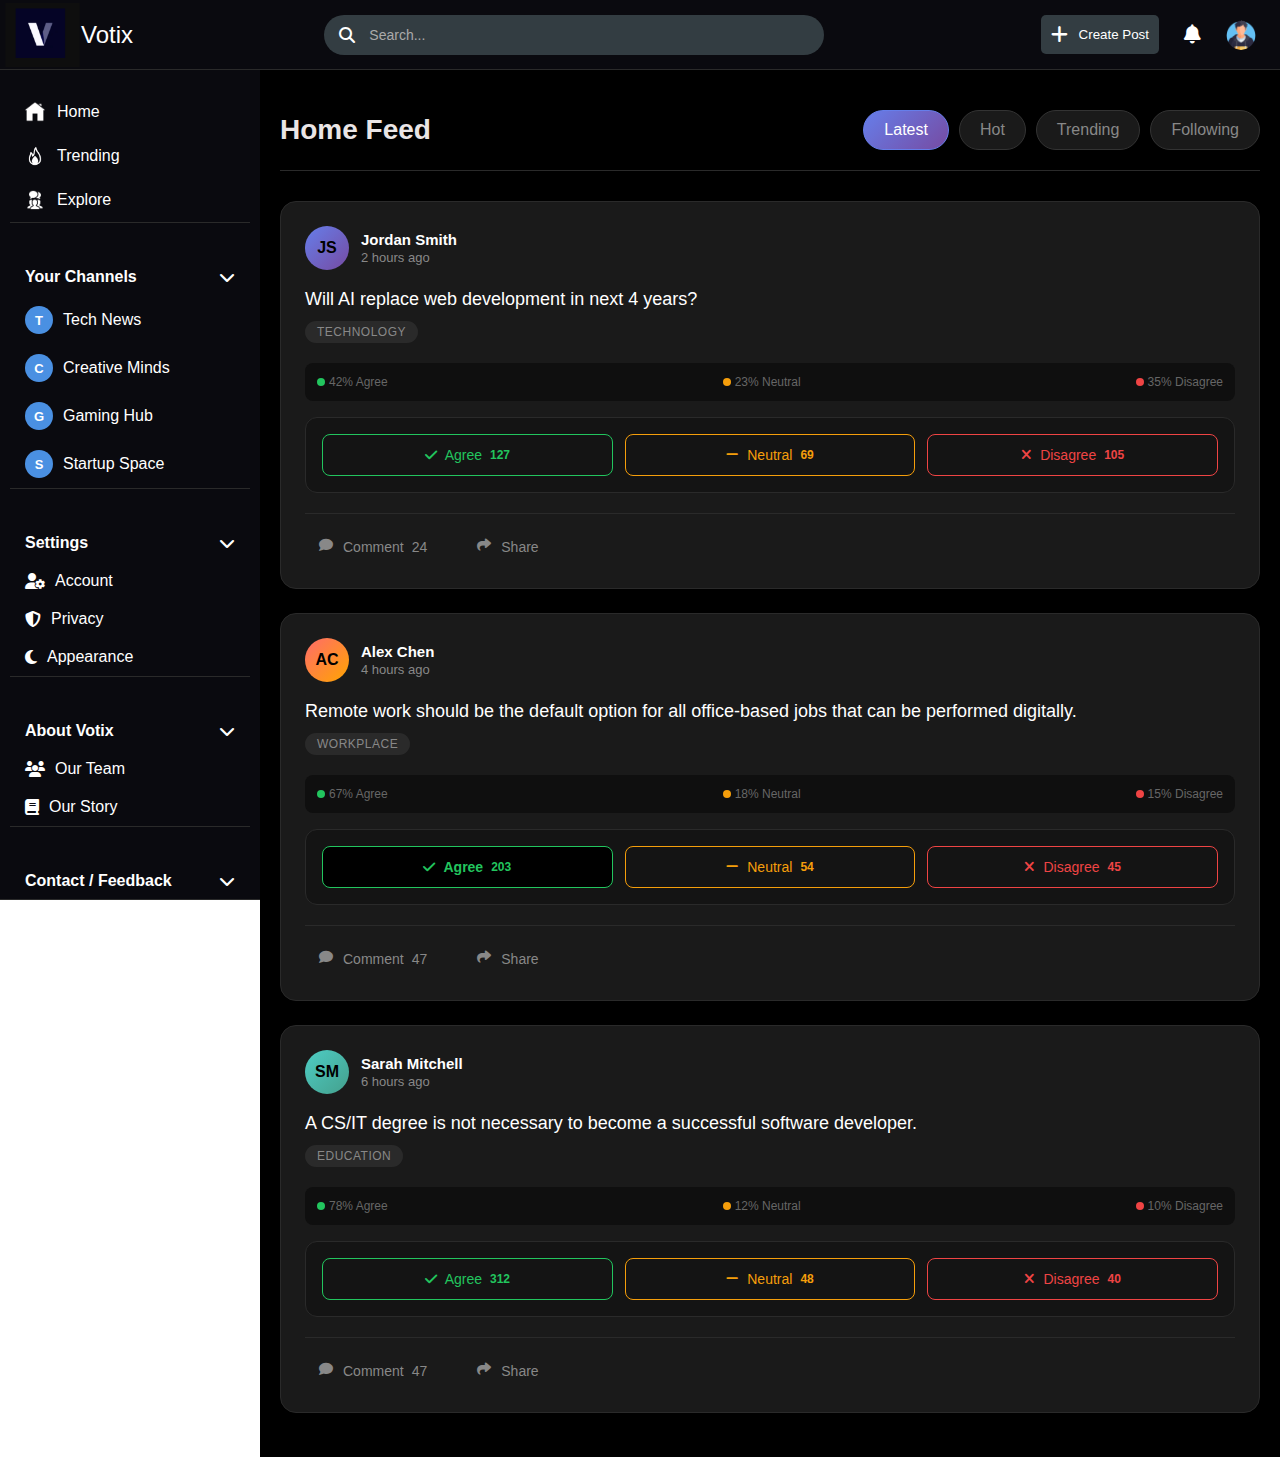
<file: index.html>
<!DOCTYPE html>
<html lang="en">
<head>
    <meta charset="UTF-8">
    <meta name="viewport" content="width=device-width, initial-scale=1.0">
    <title>Home page</title>
  <link rel="stylesheet" href="CSS/navbar.css">
  <link rel="stylesheet" href="/CSS/sidebar.css">
  <link rel="stylesheet" href="/CSS/main_container.css">
  <link rel="stylesheet" href="https://cdnjs.cloudflare.com/ajax/libs/font-awesome/6.4.0/css/all.min.css">


    <script src="script/sidebar.js" defer></script> 
    <script></script>

  

  </head>
  <body>
    
<!-- -----------------------------------------Nav_bar------------------------------------------------ -->
    <div class="navbar">
        <!-- Left Side: Logo -->
        <div class="navbar-left">
          <div class="logo">
            <img src="/images/logo.png" alt="Logo">
            <span class="logo-name">Votix</span>
          </div>
        </div>
    
        <!-- Middle: Search Bar -->
        <div class="search-bar">
          <i class="fas fa-search"></i>
          <input type="text" placeholder="Search... " class="my-input">
        </div>
    
        <!-- Right Side: Create Post, Notification, Profile -->
        <div class="navbar-right">

         <button class="create-post-btn">
          <i class="fa-solid fa-plus"></i>
          Create Post
        </button>
           <i class="fas fa-bell"></i>
          <img src="/images/boy.png" alt="Profile">
        </div>
      </div>
<!-- --------------------------------------------------------------------------------------------------- -->


<div class="sidebar">
  <ul class="main-side-bar">
    <li class="side-bar-item">
      <img src="/images/homeIcon.png" alt="">
      <span>Home</span>
    </li>
    <li class="side-bar-item">
     <img src="/images/trending.png" alt="">
      <span>Trending</span>
    </li>
    <li class="side-bar-item">
    <img src="/images/explore.png" alt="">
      <span>Explore</span>
    </li>
  </ul>

<!-- Interested Channels Section with Toggle -->
<div class="sidebar-section">
  <div class="sidebar-heading toggle-header" onclick="toggleChannelList()">
    Your Channels
    <i id="channel-toggle-icon" class="fas fa-chevron-down"></i>
  </div>

  <ul class="interested-list" id="channel-list">
    <li class="channel-item">
      <div class="channel-avatar">T</div>
      <span>Tech News</span>
    </li>
    <li class="channel-item">
      <div class="channel-avatar">C</div>
      <span>Creative Minds</span>
    </li>
    <li class="channel-item">
      <div class="channel-avatar">G</div>
      <span>Gaming Hub</span>
    </li>
    <li class="channel-item">
      <div class="channel-avatar">S</div>
      <span>Startup Space</span>
    </li>
  </ul>
</div>

<!-- Settings Section -->
<div class="sidebar-section">
  <div class="sidebar-heading toggle-header" onclick="toggleList('settings-list', 'settings-icon')">
    Settings
    <i id="settings-icon" class="fas fa-chevron-down"></i>
  </div>
  <ul class="interested-list" id="settings-list">
    <li class="channel-item">
      <i class="fas fa-user-cog"></i>
      <span>Account</span>
    </li>
    <li class="channel-item">
      <i class="fas fa-shield-alt"></i>
      <span>Privacy</span>
    </li>
    <li class="channel-item">
      <i class="fas fa-moon"></i>
      <span>Appearance</span>
    </li>
  </ul>
</div>

<!-- About Us Section -->


  <div class="sidebar-section">
    <div class="sidebar-heading toggle-header" onclick="toggleList('about-list', 'about-icon')">
      About Votix
      <i id="about-icon" class="fas fa-chevron-down"></i>
    </div>
    <ul class="interested-list" id="about-list">
      <a href="/about_us_page.html" class="Ourteam-anchor">
        <li class="channel-item"> <i class="fas fa-users"></i> <span>Our Team</span> </li>
      </a>
      <li class="channel-item">
        <i class="fas fa-book"></i>
        <span>Our Story</span>
      </li>
    </ul>
  </div>



<!-- Contact / Feedback Section -->
<div class="sidebar-section">
  <div class="sidebar-heading toggle-header" onclick="toggleList('contact-list', 'contact-icon')">
    Contact / Feedback
    <i id="contact-icon" class="fas fa-chevron-down"></i>
  </div>
  <ul class="interested-list" id="contact-list">
    <li class="channel-item">
      <i class="fas fa-envelope"></i>
      <span>Email Us</span>
    </li>
    <li class="channel-item">
      <i class="fas fa-comment-dots"></i>
      <span>Send Feedback</span>
    </li>
  </ul>
</div>





</div>

<!-- ------------------------------Hero section------------ -->
<div class="main-content">
  <div class="content-header">
      <h1 class="content-title">Home Feed</h1>
      <div class="filter-tabs">
          <div class="filter-tab active">Latest</div>
          <div class="filter-tab">Hot</div>
          <div class="filter-tab">Trending</div>
          <div class="filter-tab">Following</div>
      </div>
  </div>

  <div class="posts-container">
    <!-- Debate Post 1 -->
    <div class="debate-post">
        <div class="post-header">
            <div class="avatar">JS</div>
            <div class="user-info">
                <div class="username">Jordan Smith</div>
                <div class="timestamp">2 hours ago</div>
            </div>
        </div>

        <div class="post-content">
            <div class="debate-topic">
               Will AI replace web development in next 4 years?
            </div>
            <div class="topic-category">Technology</div>
        </div>

        <div class="stats-bar">
            <div class="stat-item">
                <div class="stat-dot agree"></div>
                <span>42% Agree</span>
            </div>
            <div class="stat-item">
                <div class="stat-dot neutral"></div>
                <span>23% Neutral</span>
            </div>
            <div class="stat-item">
                <div class="stat-dot disagree"></div>
                <span>35% Disagree</span>
            </div>
        </div>

        <div class="debate-actions">
            <button class="opinion-button agree" onclick="toggleOpinion(this, 'agree')">
                <i class="fas fa-check"></i>
                <span>Agree</span>
                <span class="opinion-count">127</span>
            </button>
            <button class="opinion-button neutral" onclick="toggleOpinion(this, 'neutral')">
                <i class="fas fa-minus"></i>
                <span>Neutral</span>
                <span class="opinion-count">69</span>
            </button>
            <button class="opinion-button disagree" onclick="toggleOpinion(this, 'disagree')">
                <i class="fas fa-times"></i>
                <span>Disagree</span>
                <span class="opinion-count">105</span>
            </button>
        </div>

        <div class="post-actions">
            <button class="action-button" onclick="toggleComments(this)">
                <i class="fas fa-comment action-icon"></i>
                <span>Comment</span>
                <span>24</span>
            </button>
            <button class="action-button">
                <i class="fas fa-share action-icon"></i>
                <span>Share</span>
            </button>
        </div>

        <div class="comments-preview" style="display: none;">
            <div class="comment-item">
                <div class="comment-avatar">MK</div>
                <div class="comment-content">
                    <div class="comment-author">Maria Kim</div>
                    <div class="comment-text">I think regulation is necessary, but it shouldn't stifle innovation. We need balanced oversight.</div>
                </div>
            </div>
            <div class="comment-item">
                <div class="comment-avatar">TR</div>
                <div class="comment-content">
                    <div class="comment-author">Tom Rodriguez</div>
                    <div class="comment-text">The pace of AI development is too fast for traditional regulatory frameworks. We need new approaches.</div>
                </div>
            </div>
            <div class="view-more">View all 24 comments</div>
           

        </div>
    </div>


    <!-- Debate Post 2 -->
    <div class="debate-post">
      <div class="post-header">
          <div class="avatar" style="background: linear-gradient(135deg, #ff6b6b 0%, #ffa500 100%);">AC</div>
          <div class="user-info">
              <div class="username">Alex Chen</div>
              <div class="timestamp">4 hours ago</div>
          </div>
      </div>

      <div class="post-content">
          <div class="debate-topic">
              Remote work should be the default option for all office-based jobs that can be performed digitally.
          </div>
          <div class="topic-category">Workplace</div>
      </div>

      <div class="stats-bar">
          <div class="stat-item">
              <div class="stat-dot agree"></div>
              <span>67% Agree</span>
          </div>
          <div class="stat-item">
              <div class="stat-dot neutral"></div>
              <span>18% Neutral</span>
          </div>
          <div class="stat-item">
              <div class="stat-dot disagree"></div>
              <span>15% Disagree</span>
          </div>
      </div>

      <div class="debate-actions">
          <button class="opinion-button agree active" onclick="toggleOpinion(this, 'agree')">
              <i class="fas fa-check"></i>
              <span>Agree</span>
              <span class="opinion-count">203</span>
          </button>
          <button class="opinion-button neutral" onclick="toggleOpinion(this, 'neutral')">
              <i class="fas fa-minus"></i>
              <span>Neutral</span>
              <span class="opinion-count">54</span>
          </button>
          <button class="opinion-button disagree" onclick="toggleOpinion(this, 'disagree')">
              <i class="fas fa-times"></i>
              <span>Disagree</span>
              <span class="opinion-count">45</span>
          </button>
      </div>

      <div class="post-actions">
          <button class="action-button" onclick="toggleComments(this)">
              <i class="fas fa-comment action-icon"></i>
              <span>Comment</span>
              <span>47</span>
          </button>
          <button class="action-button">
              <i class="fas fa-share action-icon"></i>
              <span>Share</span>
          </button>
      </div>
  </div>

  <!-- Debate Post 3 -->
  <div class="debate-post">
      <div class="post-header">
          <div class="avatar" style="background: linear-gradient(135deg, #4ecdc4 0%, #44a08d 100%);">SM</div>
          <div class="user-info">
              <div class="username">Sarah Mitchell</div>
              <div class="timestamp">6 hours ago</div>
          </div>
      </div>

      <div class="post-content">
          <div class="debate-topic">
            A CS/IT degree is not necessary to become a successful software developer.
          </div>
          <div class="topic-category">Education</div>
      </div>

      <div class="stats-bar">
          <div class="stat-item">
              <div class="stat-dot agree"></div>
              <span>78% Agree</span>
          </div>
          <div class="stat-item">
              <div class="stat-dot neutral"></div>
              <span>12% Neutral</span>
          </div>
          <div class="stat-item">
              <div class="stat-dot disagree"></div>
              <span>10% Disagree</span>
          </div>
      </div>

      <div class="debate-actions">
          <button class="opinion-button agree" onclick="toggleOpinion(this, 'agree')">
              <i class="fas fa-check"></i>
              <span>Agree</span>
              <span class="opinion-count">312</span>
          </button>
          <button class="opinion-button neutral" onclick="toggleOpinion(this, 'neutral')">
              <i class="fas fa-minus"></i>
              <span>Neutral</span>
              <span class="opinion-count">48</span>
          </button>
          <button class="opinion-button disagree" onclick="toggleOpinion(this, 'disagree')">
              <i class="fas fa-times"></i>
              <span>Disagree</span>
              <span class="opinion-count">40</span>
          </button>

          
      </div>
   
      <div class="post-actions">
        <button class="action-button" onclick="toggleComments(this)">
            <i class="fas fa-comment action-icon"></i>
            <span>Comment</span>
            <span>47</span>
        </button>
        <button class="action-button">
            <i class="fas fa-share action-icon"></i>
            <span>Share</span>
        </button>
    </div>




    
</body>
</html>
</file>
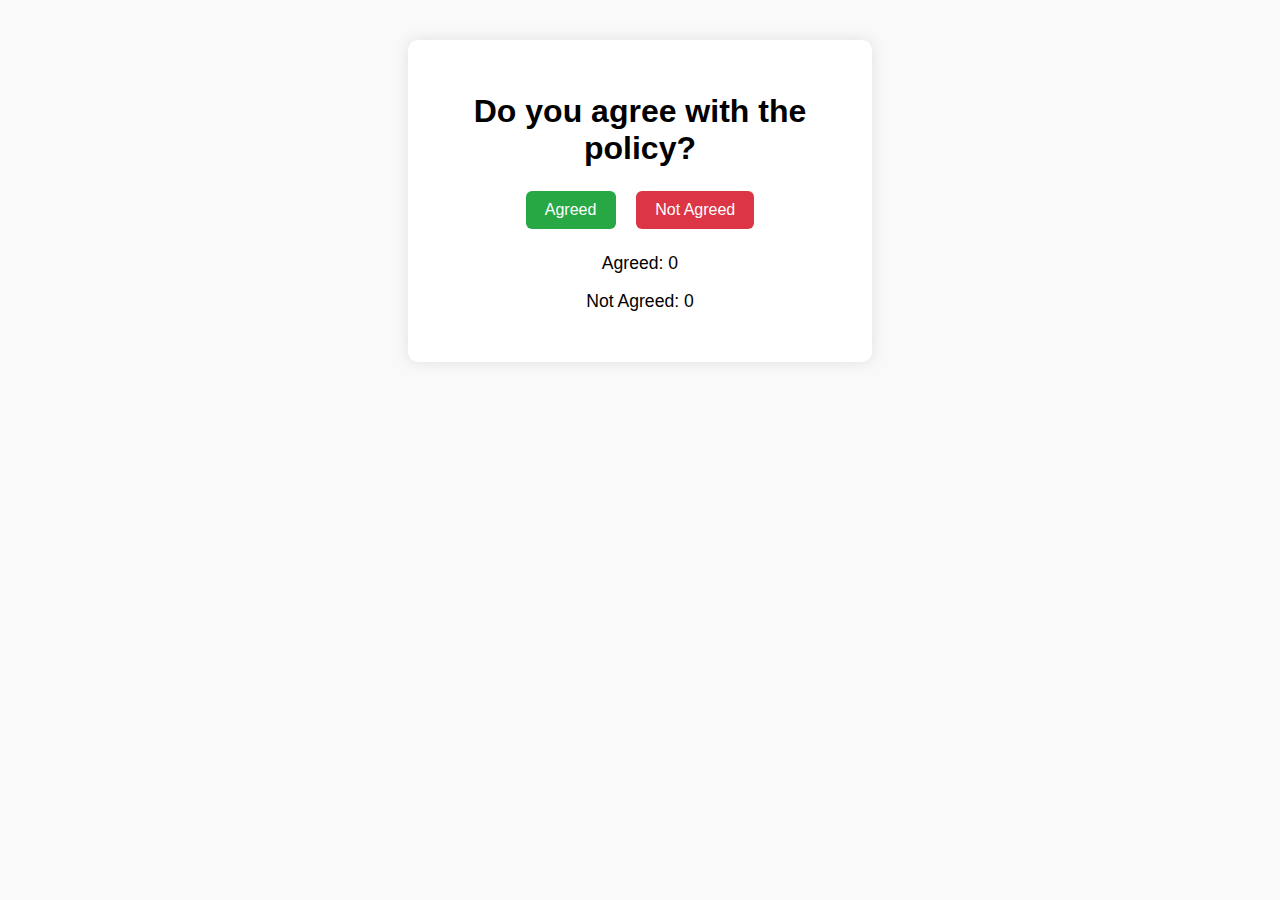
<file: Test/index.html>
<!DOCTYPE html>
<html lang="en">
<head>
  <meta charset="UTF-8" />
  <meta name="viewport" content="width=device-width, initial-scale=1.0"/>
  <title>Voting System</title>
  <link rel="stylesheet" href="style.css" />
</head>
<body>
  <div class="container">
    <h1>Do you agree with the policy?</h1>
    
    <div class="voting-buttons">
      <button id="agreeBtn" onclick="vote('agree')">Agreed</button>
      <button id="notAgreeBtn" onclick="vote('not_agree')">Not Agreed</button>
    </div>

    <div class="results">
      <p>Agreed: <span id="votesAgree">0</span></p>
      <p>Not Agreed: <span id="votesNotAgree">0</span></p>
      <p id="userChoice"></p>
    </div>
  </div>

  <script src="script.js"></script>
</body>
</html>
</file>
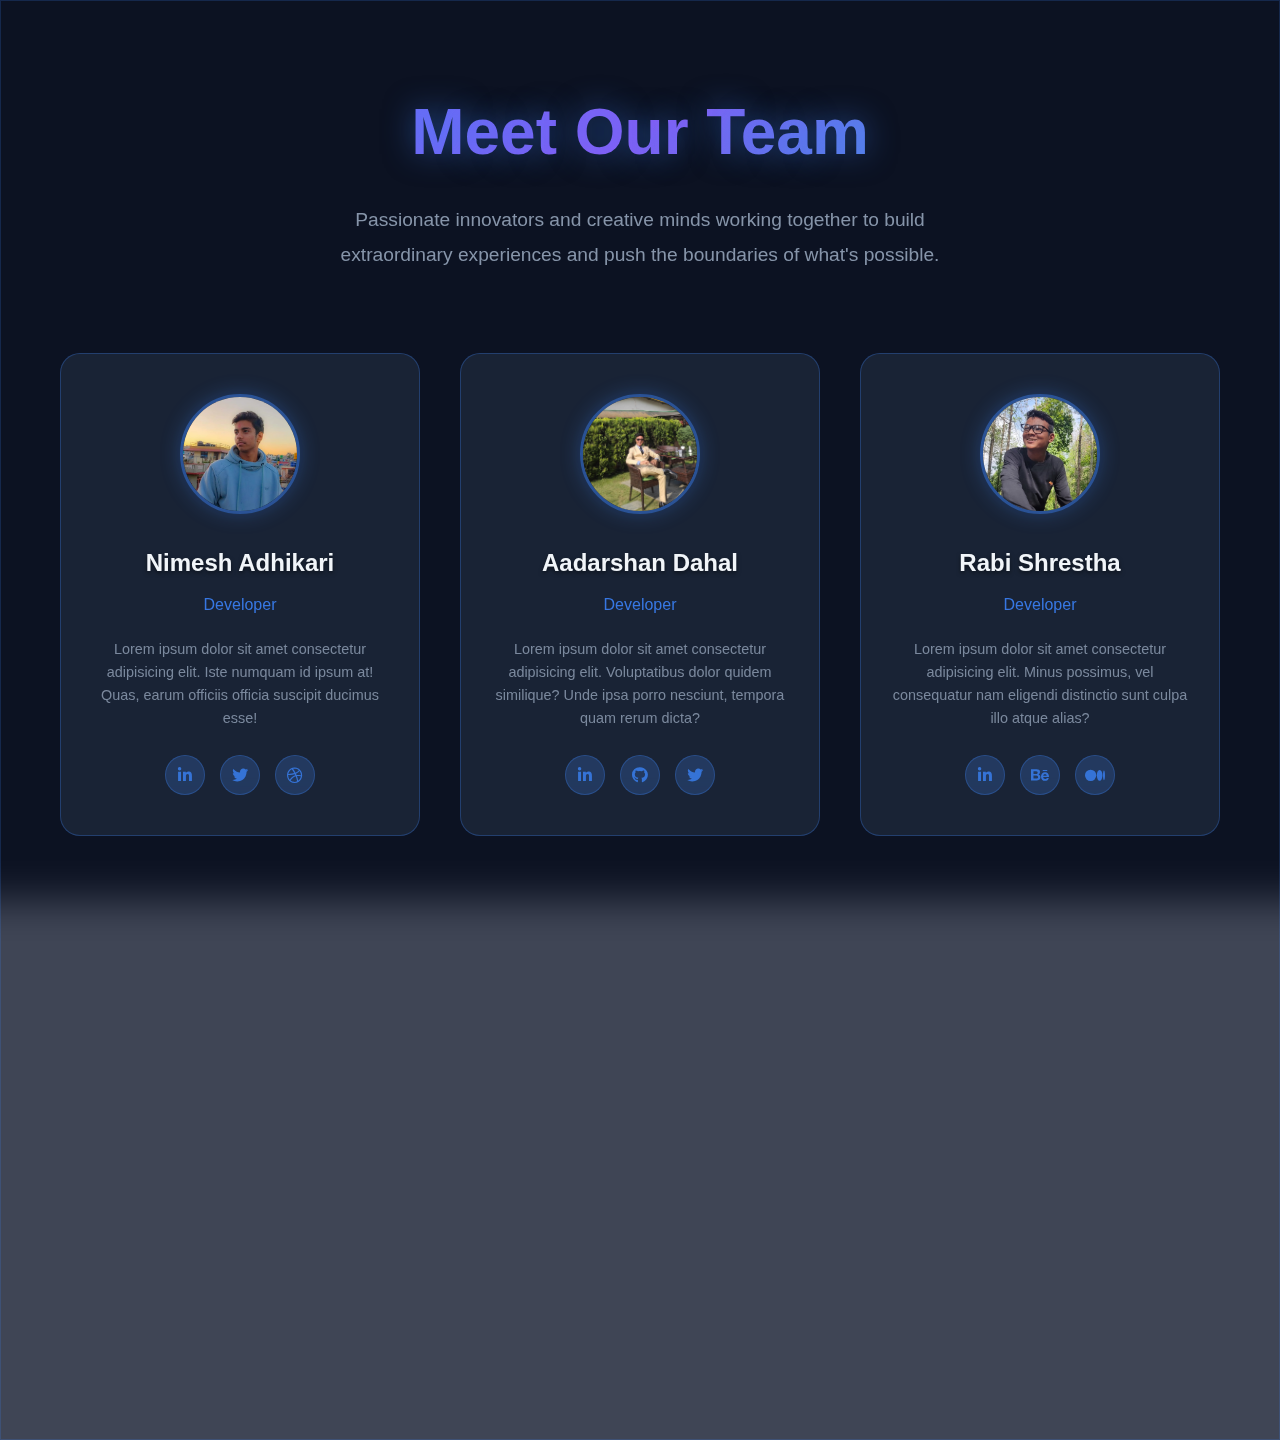
<file: about_us_page.html>
<!DOCTYPE html>
<html lang="en">
<head>
  <meta charset="UTF-8" />
  <meta name="viewport" content="width=device-width, initial-scale=1.0"/>
  <title>Our Amazing Team - Parallax Design</title>
  <link href="https://cdnjs.cloudflare.com/ajax/libs/font-awesome/6.0.0/css/all.min.css" rel="stylesheet"/>
  <link rel="stylesheet" href="/CSS/aboutUs.css"/>
</head>
<body>
  <!-- Background -->
  <div class="background-layer"></div>

  <!-- Team Section -->
  <div class="team-section">
      <div class="container">
          <div class="section-header">
              <h2 class="section-title">Meet Our Team</h2>
              <p class="section-subtitle">
                  Passionate innovators and creative minds working together to build extraordinary experiences and push the boundaries of what's possible.
              </p>
          </div>
          
          <div class="team-grid">
              <!-- Team Member 1 -->
              <div class="team-member">
                  <div class="member-photo">
                      <img src="/images/nimeshdaju.jpeg" alt="nimesh">
                  </div>
                  <h3 class="member-name">Nimesh Adhikari</h3>
                  <p class="member-role">Developer</p>
                  <p class="member-bio">
                  Lorem ipsum dolor sit amet consectetur adipisicing elit. Iste numquam id ipsum at! Quas, earum officiis officia suscipit ducimus esse!
                  </p>
                  <div class="social-links">
                      <a href="#" class="social-link"><i class="fab fa-linkedin-in"></i></a>
                      <a href="#" class="social-link"><i class="fab fa-twitter"></i></a>
                      <a href="#" class="social-link"><i class="fab fa-dribbble"></i></a>
                  </div>
              </div>
              
              <!-- Team Member 2 -->
              <div class="team-member">
                  <div class="member-photo">
                      <img src="/images/arsanRobot.jpeg" alt="arsan">
                  </div>
                  <h3 class="member-name">Aadarshan Dahal</h3>
                  <p class="member-role">Developer</p>
                  <p class="member-bio">
                      Lorem ipsum dolor sit amet consectetur adipisicing elit. Voluptatibus dolor quidem similique? Unde ipsa porro nesciunt, tempora quam rerum dicta?
                  </p>
                  <div class="social-links">
                      <a href="#" class="social-link"><i class="fab fa-linkedin-in"></i></a>
                      <a href="#" class="social-link"><i class="fab fa-github"></i></a>
                      <a href="#" class="social-link"><i class="fab fa-twitter"></i></a>
                  </div>
              </div>
              
              <!-- Team Member 3 -->
              <div class="team-member">
                  <div class="member-photo">
                      <img src="/images/rabihero.jpeg" alt="rabi">
                  </div>
                  <h3 class="member-name">Rabi Shrestha</h3>
                  <p class="member-role">Developer</p>
                  <p class="member-bio">
                      Lorem ipsum dolor sit amet consectetur adipisicing elit. Minus possimus, vel consequatur nam eligendi distinctio sunt culpa illo atque alias?
                  </p>
                  <div class="social-links">
                      <a href="#" class="social-link"><i class="fab fa-linkedin-in"></i></a>
                      <a href="#" class="social-link"><i class="fab fa-behance"></i></a>
                      <a href="#" class="social-link"><i class="fab fa-medium"></i></a>
                  </div>
              </div>
              
              <!-- Team Member 4 -->
              <div class="team-member">
                  <div class="member-photo">
                      <img src="/images/risavDon.jpeg" alt="Risav">
                  </div>
                  <h3 class="member-name">Rishav Adhikari</h3>
                  <p class="member-role">Developer</p>
                  <p class="member-bio">
              Lorem ipsum dolor sit amet, consectetur adipisicing elit. Suscipit quidem fugit repellat tempore voluptatem cupiditate quasi recusandae sed debitis eius!
                  </p>
                  <div class="social-links">
                      <a href="#" class="social-link"><i class="fab fa-linkedin-in"></i></a>
                      <a href="#" class="social-link"><i class="fab fa-twitter"></i></a>
                      <a href="#" class="social-link"><i class="fab fa-instagram"></i></a>
                  </div>
              </div>
          </div>
      </div>
  </div>

  <script src="/script/aboutUs.js"></script>
</body>
</html>
</file>
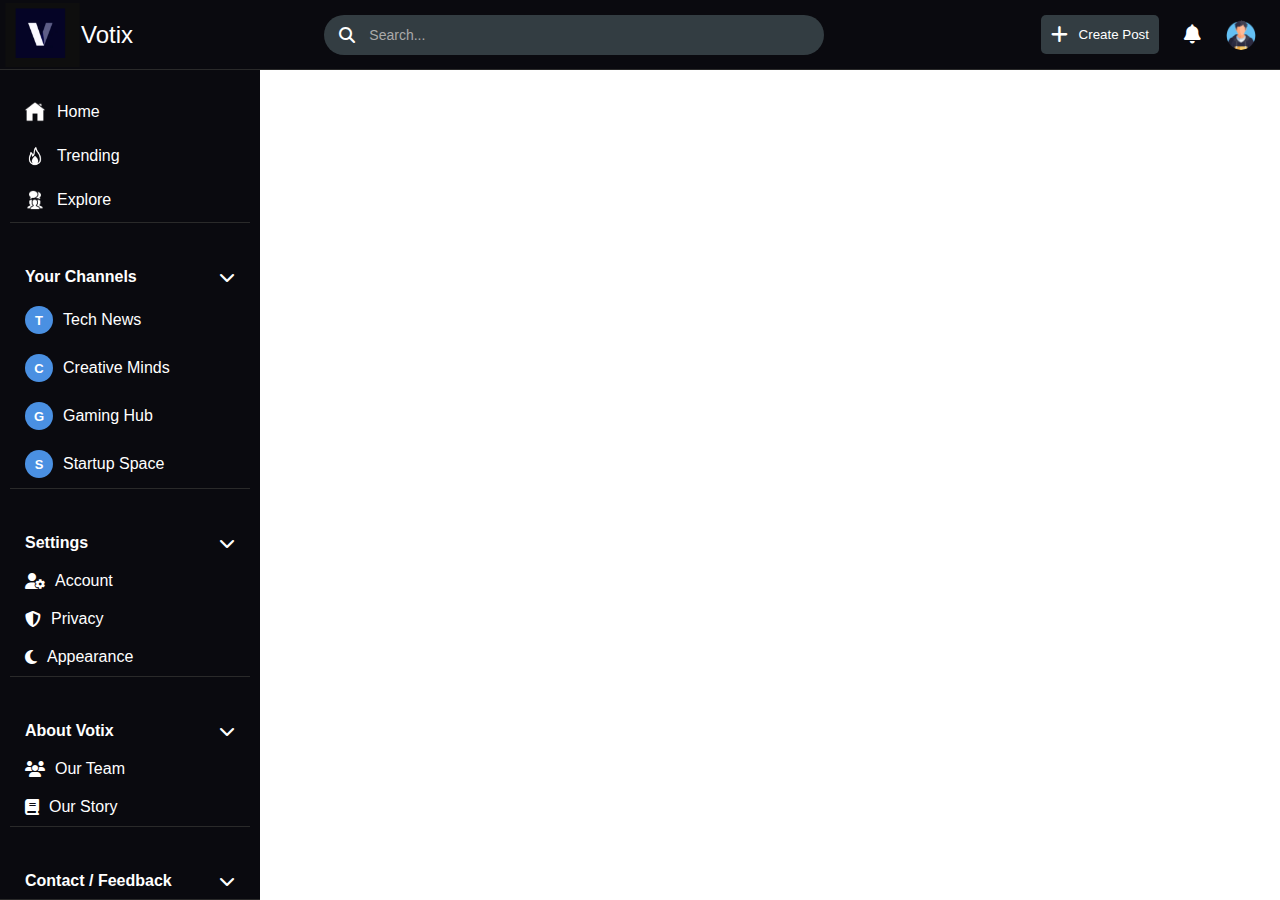
<file: home_page.html>
<!DOCTYPE html>
<html lang="en">
<head>
    <meta charset="UTF-8">
    <meta name="viewport" content="width=device-width, initial-scale=1.0">
    <title>Home page</title>
  <link rel="stylesheet" href="CSS/navbar.css">
  <link rel="stylesheet" href="/CSS/sidebar.css">
  <link rel="stylesheet" href="https://cdnjs.cloudflare.com/ajax/libs/font-awesome/6.4.0/css/all.min.css">
  </head>
<!-- -----------------------------------------Nav_bar------------------------------------------------ -->
    <div class="navbar">
        <!-- Left Side: Logo -->
        <div class="navbar-left">
          <div class="logo">
            <img src="/images/logo.png" alt="Logo">
            <span class="logo-name">Votix</span>
          </div>
        </div>
    
        <!-- Middle: Search Bar -->
        <div class="search-bar">
          <i class="fas fa-search"></i>
          <input type="text" placeholder="Search... " class="my-input">
        </div>
    
        <!-- Right Side: Create Post, Notification, Profile -->
        <div class="navbar-right">

         <button class="create-post-btn">
          <i class="fa-solid fa-plus"></i>
          Create Post
        </button>
           <i class="fas fa-bell"></i>
          <img src="/images/boy.png" alt="Profile">
        </div>
      </div>
<!-- --------------------------------------------------------------------------------------------------- -->


<div class="sidebar">
  <ul class="main-side-bar">
    <li class="side-bar-item">
      <img src="/images/homeIcon.png" alt="">
      <span>Home</span>
    </li>
    <li class="side-bar-item">
     <img src="/images/trending.png" alt="">
      <span>Trending</span>
    </li>
    <li class="side-bar-item">
    <img src="/images/explore.png" alt="">
      <span>Explore</span>
    </li>
  </ul>

<!-- Interested Channels Section with Toggle -->
<div class="sidebar-section">
  <div class="sidebar-heading toggle-header" onclick="toggleChannelList()">
    Your Channels
    <i id="channel-toggle-icon" class="fas fa-chevron-down"></i>
  </div>

  <ul class="interested-list" id="channel-list">
    <li class="channel-item">
      <div class="channel-avatar">T</div>
      <span>Tech News</span>
    </li>
    <li class="channel-item">
      <div class="channel-avatar">C</div>
      <span>Creative Minds</span>
    </li>
    <li class="channel-item">
      <div class="channel-avatar">G</div>
      <span>Gaming Hub</span>
    </li>
    <li class="channel-item">
      <div class="channel-avatar">S</div>
      <span>Startup Space</span>
    </li>
  </ul>
</div>

<!-- Settings Section -->
<div class="sidebar-section">
  <div class="sidebar-heading toggle-header" onclick="toggleList('settings-list', 'settings-icon')">
    Settings
    <i id="settings-icon" class="fas fa-chevron-down"></i>
  </div>
  <ul class="interested-list" id="settings-list">
    <li class="channel-item">
      <i class="fas fa-user-cog"></i>
      <span>Account</span>
    </li>
    <li class="channel-item">
      <i class="fas fa-shield-alt"></i>
      <span>Privacy</span>
    </li>
    <li class="channel-item">
      <i class="fas fa-moon"></i>
      <span>Appearance</span>
    </li>
  </ul>
</div>

<!-- About Us Section -->
<div class="sidebar-section">
  <div class="sidebar-heading toggle-header" onclick="toggleList('about-list', 'about-icon')">
    About Votix
    <i id="about-icon" class="fas fa-chevron-down"></i>
  </div>
  <ul class="interested-list" id="about-list">
    <li class="channel-item">
      <i class="fas fa-users"></i>
      <span>Our Team</span>
    </li>
    <li class="channel-item">
      <i class="fas fa-book"></i>
      <span>Our Story</span>
    </li>
  </ul>
</div>

<!-- Contact / Feedback Section -->
<div class="sidebar-section">
  <div class="sidebar-heading toggle-header" onclick="toggleList('contact-list', 'contact-icon')">
    Contact / Feedback
    <i id="contact-icon" class="fas fa-chevron-down"></i>
  </div>
  <ul class="interested-list" id="contact-list">
    <li class="channel-item">
      <i class="fas fa-envelope"></i>
      <span>Email Us</span>
    </li>
    <li class="channel-item">
      <i class="fas fa-comment-dots"></i>
      <span>Send Feedback</span>
    </li>
  </ul>
</div>





</div>



<script src="/main.js"></script>
    
</body>
</html>
</file>
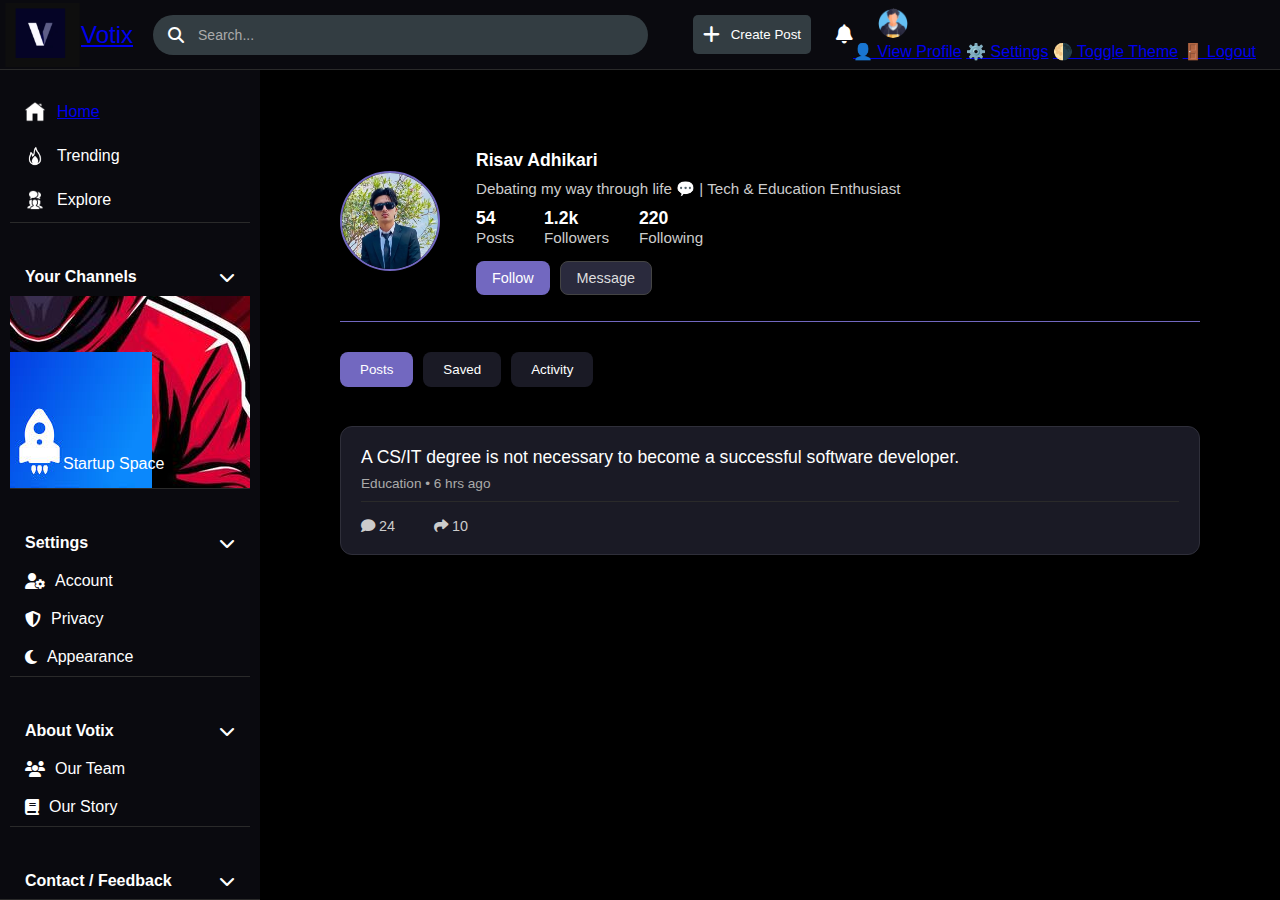
<file: profile.html>
<!DOCTYPE html>
<html lang="en">
<head>
  <meta charset="UTF-8">
  <meta name="viewport" content="width=device-width, initial-scale=1.0">
  <title>Profile page</title>
  <link rel="stylesheet" href="CSS/navbar.css">
  <link rel="stylesheet" href="/CSS/sidebar.css">
  <link rel="stylesheet" href="/CSS/main_container.css">
<link rel="stylesheet" href="/CSS/profile.css">
  <link rel="stylesheet" href="https://cdnjs.cloudflare.com/ajax/libs/font-awesome/6.4.0/css/all.min.css">


    <script src="script/sidebar.js" defer></script> 
    <script src="script/navbar.js" defer></script> 
</head>
<body>
  <div class="navbar">
    <!-- Left Side: Logo -->
    <div class="navbar-left ">
      <a href="index.html" class="logo">
        <img src="/images/logo.png" alt="Logo">
        <span class="logo-name">Votix</span>
      </a>
      
    </div>

    <!-- Middle: Search Bar -->
    <div class="search-bar">
      <i class="fas fa-search"></i>
      <input type="text" placeholder="Search... " class="my-input">
    </div>

    <!-- Right Side: Create Post, Notification, Profile -->
    <div class="navbar-right">
      <button class="create-post-btn">
        <i class="fa-solid fa-plus"></i>
        Create Post
      </button>
  
      <i class="fas fa-bell"></i>
  
      <div class="nav-profile" onclick="toggleProfileMenu(event)">
        <img src="/images/boy.png" alt="Profile" class="profile-icon" />
        <div id="profileDropdown" class="profile-dropdown hidden">
          <a href="/profile.html">👤 View Profile</a>
          <a href="/settings.html">⚙️ Settings</a>
          <a href="#" onclick="toggleTheme()">🌗 Toggle Theme</a>
          <a href="/login_page.html">🚪 Logout</a>
        </div>
      </div>
    </div>
  </div>
<!-- --------------------------------------------------------------------------------------------------- -->


<div class="sidebar">
<ul class="main-side-bar">
<li class="side-bar-item">
  <img src="/images/homeIcon.png" alt="">
  <a href="/index.html"> <span>Home</span></a>
</li>
<li class="side-bar-item">
 <img src="/images/trending.png" alt="">
  <span>Trending</span>
</li>
<li class="side-bar-item">
<img src="/images/explore.png" alt="">
  <span>Explore</span>
</li>
</ul>

<!-- Interested Channels Section with Toggle -->
<div class="sidebar-section">
<div class="sidebar-heading toggle-header" onclick="toggleChannelList()">
Your Channels
<i id="channel-toggle-icon" class="fas fa-chevron-down"></i>
</div>

<ul class="interested-list" id="channel-list">
<li class="channel-item">
  <div class="channel-avatar">
    <img src="/images/tech.jpg" alt="">
  </div>
  <span>Tech News</span>
</li>
<li class="channel-item">
  <div class="channel-avatar">
    <img src="/images/creativeMind.jpg" alt="">
  </div>
  <span>Creative Minds</span>
</li>
<li class="channel-item">
  <div class="channel-avatar">
    <img src="/images/gamingHub.jpg" alt="">
  </div>
  <span>Gaming Hub</span>
</li>
<li class="channel-item">
  <div class="channel-avatar">
    <img src="/images/startUp.jpeg" alt="">
  </div>
  <span>Startup Space</span>
</li>
</ul>
</div>

<!-- Settings Section -->
<div class="sidebar-section">
<div class="sidebar-heading toggle-header" onclick="toggleList('settings-list', 'settings-icon')">
Settings
<i id="settings-icon" class="fas fa-chevron-down"></i>
</div>
<ul class="interested-list" id="settings-list">
<li class="channel-item">
  <i class="fas fa-user-cog"></i>
  <span>Account</span>
</li>
<li class="channel-item">
  <i class="fas fa-shield-alt"></i>
  <span>Privacy</span>
</li>
<li class="channel-item">
  <i class="fas fa-moon"></i>
  <span>Appearance</span>
</li>
</ul>
</div>

<!-- About Us Section -->


<div class="sidebar-section">
<div class="sidebar-heading toggle-header" onclick="toggleList('about-list', 'about-icon')">
  About Votix
  <i id="about-icon" class="fas fa-chevron-down"></i>
</div>
<ul class="interested-list" id="about-list">
  <a href="/about_us_page.html" class="Ourteam-anchor">
    <li class="channel-item"> <i class="fas fa-users"></i> <span>Our Team</span> </li>
  </a>
  <li class="channel-item">
    <i class="fas fa-book"></i>
    <span>Our Story</span>
  </li>
</ul>
</div>



<!-- Contact / Feedback Section -->
<div class="sidebar-section">
<div class="sidebar-heading toggle-header" onclick="toggleList('contact-list', 'contact-icon')">
Contact / Feedback
<i id="contact-icon" class="fas fa-chevron-down"></i>
</div>
<ul class="interested-list" id="contact-list">
<li class="channel-item">
  <i class="fas fa-envelope"></i>
  <span>Email Us</span>
</li>
<li class="channel-item">
  <i class="fas fa-comment-dots"></i>
  <span>Send Feedback</span>
</li>
</ul>
</div>





</div>

<!-- ------------------------------Hero section------------ -->
<div class=" main-content  profile-container">
  <div class="profile-header">
    <div class="profile-picture">
     <a href="/profile.html"> <img src="/images/risavDon.jpeg" alt="User" /></a>
    </div>
    <div class="profile-info">
      <h2 class="username">Risav Adhikari</h2>
      <p class="user-bio">Debating my way through life 💬 | Tech & Education Enthusiast</p>

      <div class="profile-stats">
        <div><strong>54</strong> Posts</div>
        <div><strong>1.2k</strong> Followers</div>
        <div><strong>220</strong> Following</div>
      </div>

      <div class="profile-actions">
        <button class="btn follow-btn">Follow</button>
        <button class="btn message-btn">Message</button>
      </div>
    </div>
  </div>

  <div class="profile-tabs">
    <button class="tab-button active">Posts</button>
    <button class="tab-button">Saved</button>
    <button class="tab-button">Activity</button>
  </div>

  <div class="profile-posts">
    <div class="post-card">
      <div class="post-title">A CS/IT degree is not necessary to become a successful software developer.</div>
      <div class="post-meta">Education • 6 hrs ago</div>
      <div class="post-actions">
        <span><i class="fas fa-comment"></i> 24</span>
        <span><i class="fas fa-share"></i> 10</span>
      </div>
    </div>
    <!-- Add more posts -->
  </div>
</div>


</body>
</html>
</file>
<file: CSS/navbar.css>
* {
    margin: 0;
    padding: 0;
    box-sizing: border-box;
  }
  
  body {
    font-family: Arial, sans-serif;
  }
  
  .navbar {
      position: fixed;
      top: 0;
      left: 0;
      right: 0;
      height: 70px;
      display: flex;
      justify-content: space-between;
      align-items: center;
      background-color: #0a0a0f;
      padding: 26px 24px;
      color: white;
      border-bottom: 1px solid #2a2a2a;
      z-index: 1000;
  }
  
  .navbar-left,
  .navbar-right {
    display: flex;
    align-items: center;
  }
  
  .logo {
    display: flex;
    align-items: center;
  }
  
  .logo-name {
    font-size: 1.5rem;
  }
  
  .logo img {
    width: 37px;
    object-fit: cover;
    height: 32px;
    margin-right: 20px;
    transform: scale(2);
  }
  
  .search-bar {
    position: relative;
    flex: 1;
    max-width: 500px;
    margin: 0 20px;
  }
  
  .search-bar i {
    position: absolute;
    top: 50%;
    left: 15px;
    transform: translateY(-50%);
    color: #ffffff;
    pointer-events: none;
    font-size: 16px;
  }
  
  .search-bar input {
    width: 100%;
    padding: 12px 16px 12px 45px; /* 👈 extra left padding for icon */
    border-radius: 20px;
    border: none;
    outline: none;
    background-color: #333d42;
    color: white;
    font-size: 14px;
    transition: all 0.3s ease;
  }
  
  .search-bar input::placeholder {
    color: #aaa;
  }
  
  .search-bar input:focus {
    background-color: #3d4a50;
    box-shadow:  rgba(102, 126, 234, 0.6);
    border: #667eea;;
  }
  
  /* Right side buttons and icons */
  .navbar-right i,
  .navbar-right button,
  .navbar-right img {
    margin-left: 25px;
    cursor: pointer;
  }
  
  .navbar-right img {
    height: 30px;
    border-radius: 50%;
  }
  
  .create-post-btn {
    display: flex;
    align-items: center;
    padding:10px 10px;
    gap: 10px;
    background-color: #333d42;
    border: none;
    border-radius: 5px;
    color: white;
    transition: background 0.3s;
  }
  .navbar-right i{
    font-size: 1.2rem;
  }

  .create-post-btn i{
    margin: 0px;
    font-size: 1.2rem;
  }

  
  
  .create-post-btn:hover {
    background-color: #444f55;
  }
  

  /* --------------------------------*/


  .Main_side_bar{
    background-color: #0a0a0f ;
    color: white;
  }
</file>
<file: CSS/sidebar.css>
.sidebar {
  color: white;
  position: fixed;
  top: 70px; 
  left: 0;
  width: 260px;
  height: calc(100vh - 70px);
  background-color: #0a0a0f;
  padding: 20px 10px;
  border-bottom: 1px solid #2a2a2a;
  overflow-y: auto;         
  scrollbar-width: thin;      
  scrollbar-color: #666 #222;  
}


  .main-side-bar {
    list-style: none;
    padding-bottom: 0px;
    border-bottom: 1px solid #2a2a2a;
    

  }

  .side-bar-item {
    display: flex;
    align-items: center;
    gap: 12px;
    padding: 12px 15px;
    border-radius: 8px;
    cursor: pointer;
    transition: background 0.3s;
  }

  .side-bar-item:hover {
    background-color: #333d42;
  }

  .side-bar-item img,
  .side-bar-item i {
    width: 20px;
    height: 20px;
  }

  .side-bar-item span {
    font-size: 1rem;
  }


  /* ----------------------------------------channels--------- */

  .Ourteam-anchor{
    text-decoration: none;
    color: white;
  }


  .sidebar-section {
    margin-top: 30px;
    padding-top: 15px;
    border-bottom: 1px solid #2a2a2a;
    
  }
  
  .sidebar-heading {
    font-size: 16px;
    font-weight: bold;
    color: #ffffff;
    margin-bottom: 10px;
    padding: 0 15px;
    display: flex;
    justify-content: space-between;
    align-items: center;
    cursor: pointer;
  }
  
  .interested-list {
    list-style: none;
    padding: 0;
    margin: 0;
    max-height: 500px;
    overflow: hidden;
    transition: max-height 0.3s ease;
  }
  
  .interested-list.closed {
    max-height: 0;
    overflow: hidden;
  }
  
  .channel-item {
    display: flex;
    align-items: center;
    gap: 10px;
    padding: 10px 15px;
    border-radius: 8px;
    cursor: pointer;
    transition: background 0.3s;
  }
  
  .channel-item:hover {
    background-color: #333d42;
  }
  
  .channel-avatar {
    width: 28px;
    height: 28px;
    border-radius: 50%;
    background-color: #4a90e2;
    display: flex;
    align-items: center;
    justify-content: center;
    font-size: 13px;
    font-weight: bold;
    color: white;
  }
  .sidebar-section:last-of-type {
    border-bottom: 1px solid #2a2a2a;
    padding-bottom: 15px;
    margin-bottom: 15px;
  }
</file>
<file: CSS/main_container.css>
.main-content {
    margin-left: 260px;
    margin-top: 70px;
    padding: 20px;
    min-height: calc(100vh - 70px);
    background-color: #000;
    overscroll-behavior: none;
    height: 100%;
    

}

.content-header {
    display: flex;
    justify-content: space-between;
    align-items: center;
    margin-bottom: 30px;
    padding: 20px 0;
    border-bottom: 1px solid #2a2a2a;
}

.content-title {
    font-size: 28px;
    font-weight: bold;
    color: #eae5e5;
}

.filter-tabs {
    display: flex;
    gap: 10px;
}

.filter-tab {
    padding: 10px 20px;
    background: #1a1a1a;
    border: 1px solid #333;
    border-radius: 25px;
    color: #888;
    cursor: pointer;
    transition: all 0.3s ease;
}

.filter-tab.active {
    background: linear-gradient(135deg, #667eea 0%, #764ba2 100%);
    color: white;
    border-color: #667eea;
}

.filter-tab:hover {
    background: #333;
    color: #ccc;
}

.posts-container {
    max-width: 1000px;
    margin: 0 auto;
}


 /* ================= DEBATE POST STYLES ================= */
 .debate-post {
    background: #1a1a1a;
    border-radius: 16px;
    padding: 24px;
    margin-bottom: 24px;
    border: 1px solid #2a2a2a;
    transition: all 0.3s ease;
}

.debate-post:hover {
    transform: translateY(-2px);
    box-shadow: 0 8px 32px rgba(0, 0, 0, 0.3);
    border-color: #3a3a3a;
}

.post-header {
    display: flex;
    align-items: center;
    margin-bottom: 16px;
}

.avatar {
    width: 44px;
    height: 44px;
    border-radius: 50%;
    background: linear-gradient(135deg, #667eea 0%, #764ba2 100%);
    margin-right: 12px;
    display: flex;
    align-items: center;
    justify-content: center;
    font-weight: bold;
    font-size: 16px;
}

.user-info {
    flex: 1;
}

.username {
    font-weight: 600;
    font-size: 15px;
    color: #ffffff;
    margin-bottom: 2px;
}

.timestamp {
    font-size: 13px;
    color: #888;
}

.post-content {
    margin-bottom: 20px;
}

.debate-topic {
    font-size: 18px;
    line-height: 1.5;
    color: #ffffff;
    margin-bottom: 8px;
    font-weight: 500;
}

.topic-category {
    display: inline-block;
    background: #2a2a2a;
    color: #888;
    padding: 4px 12px;
    border-radius: 20px;
    font-size: 12px;
    font-weight: 500;
    text-transform: uppercase;
    letter-spacing: 0.5px;
}

.debate-actions {
    display: flex;
    align-items: center;
    gap: 12px;
    margin-bottom: 20px;
    padding: 16px;
    background: #141414;
    border-radius: 12px;
    border: 1px solid #2a2a2a;
}

.opinion-button {
    flex: 1;
    display: flex;
    align-items: center;
    justify-content: center;
    gap: 8px;
    padding: 12px 16px;
    border: 1px solid #3a3a3a;
    border-radius: 8px;
    background: transparent;
    color: #ccc;
    font-size: 14px;
    font-weight: 500;
    cursor: pointer;
    transition: all 0.2s ease;
}

.opinion-button:hover {
    transform: translateY(-1px);
    box-shadow: 0 4px 12px rgba(0, 0, 0, 0.2);
}

.opinion-button.agree {
    border-color: #22c55e;
    color: #22c55e;
}

.opinion-button.agree:hover {
    background: rgba(34, 197, 94, 0.1);
    box-shadow: 0 4px 12px rgba(34, 197, 94, 0.2);
}

.opinion-button.neutral {
    border-color: #f59e0b;
    color: #f59e0b;
}

.opinion-button.neutral:hover {
    background: rgba(245, 158, 11, 0.1);
    box-shadow: 0 4px 12px rgba(245, 158, 11, 0.2);
}

.opinion-button.disagree {
    border-color: #ef4444;
    color: #ef4444;
}

.opinion-button.disagree:hover {
    background: rgba(239, 68, 68, 0.1);
    box-shadow: 0 4px 12px rgba(239, 68, 68, 0.2);
}

.opinion-button.active {
    background: currentColor;
    color: #000;
    font-weight: 600;
}

.opinion-count {
    font-size: 12px;
    font-weight: 600;
}

.post-actions {
    display: flex;
    align-items: center;
    gap: 24px;
    padding-top: 16px;
    border-top: 1px solid #2a2a2a;
}

.action-button {
    display: flex;
    align-items: center;
    gap: 8px;
    padding: 8px 12px;
    border: none;
    background: transparent;
    color: #888;
    font-size: 14px;
    cursor: pointer;
    border-radius: 8px;
    transition: all 0.2s ease;
}

.action-button:hover {
    background: #2a2a2a;
    color: #ccc;
}

.action-icon {
    width: 18px;
    height: 18px;
}

.stats-bar {
    display: flex;
    justify-content: space-between;
    margin-bottom: 16px;
    padding: 12px;
    background: #0f0f0f;
    border-radius: 8px;
    font-size: 12px;
    color: #666;
}

.stat-item {
    display: flex;
    align-items: center;
    gap: 4px;
}

.stat-dot {
    width: 8px;
    height: 8px;
    border-radius: 50%;
}

.stat-dot.agree { background: #22c55e; }
.stat-dot.neutral { background: #f59e0b; }
.stat-dot.disagree { background: #ef4444; }

.comments-preview {
    margin-top: 16px;
    padding-top: 16px;
    border-top: 1px solid #2a2a2a;
}

.comment-item {
    display: flex;
    gap: 12px;
    margin-bottom: 12px;
}

.comment-avatar {
    width: 32px;
    height: 32px;
    border-radius: 50%;
    background: linear-gradient(135deg, #ff6b6b 0%, #ffa500 100%);
    display: flex;
    align-items: center;
    justify-content: center;
    font-size: 12px;
    font-weight: bold;
}

.comment-content {
    flex: 1;
}

.comment-author {
    font-weight: 600;
    font-size: 13px;
    color: #ccc;
    margin-bottom: 4px;
}

.comment-text {
    font-size: 14px;
    line-height: 1.4;
    color: #888;
}

.view-more {
    color: #667eea;
    font-size: 14px;
    cursor: pointer;
    font-weight: 500;
    margin-top: 8px;
}

.view-more:hover {
    text-decoration: underline;
}
.opinion-button.agree.active {
    background: #000;
    color: #22c55e;
    font-weight: 600;
  }
  
  .opinion-button.neutral.active {
    background: #f59e0b;
    color: #000;
    font-weight: 600;
  }
  
  .opinion-button.disagree.active {
    background: #ef4444;
    color: #000;
    font-weight: 600;
  }
</file>
<file: Test/style.css>
body {
  font-family: Arial, sans-serif;
  background: #f9f9f9;
  text-align: center;
  padding: 2rem;
}

.container {
  background: white;
  padding: 2rem;
  max-width: 400px;
  margin: auto;
  border-radius: 10px;
  box-shadow: 0 0 15px rgba(0, 0, 0, 0.1);
}

.voting-buttons {
  margin: 1.5rem 0;
}

button {
  padding: 0.6rem 1.2rem;
  margin: 0 0.5rem;
  border: none;
  font-size: 1rem;
  border-radius: 6px;
  cursor: pointer;
  color: white;
}

#agreeBtn {
  background-color: #28a745;
}

#agreeBtn:hover {
  background-color: #218838;
}

#notAgreeBtn {
  background-color: #dc3545;
}

#notAgreeBtn:hover {
  background-color: #c82333;
}

.results {
  margin-top: 1rem;
  font-size: 1.1rem;
}
</file>
<file: CSS/aboutUs.css>
* {
    margin: 0;
    padding: 0;
    box-sizing: border-box;
}

body {
    font-family: 'Inter', -apple-system, BlinkMacSystemFont, 'Segoe UI', Roboto, sans-serif;
    line-height: 1.6;
    color: #333;
    overflow-x: hidden;
}

/* Background */
.background-layer {
    background: linear-gradient(135deg, 
        #000000 0%, 
        #000000 25%, 
        #000000 50%, 
        #000000 75%, 
        #000000 100%);
    background-size: 400% 400%;
    position: fixed;
    top: 0;
    left: 0;
    width: 100%;
    height: 100%;
    z-index: -2;
}

/* Team Section */
.team-section {
    position: relative;
    min-height: 100vh;
    padding: 80px 0;
    background: rgba(15, 23, 42, 0.8);
    backdrop-filter: blur(20px);
    border: 1px solid rgba(59, 130, 246, 0.2);
}

.container {
    max-width: 1200px;
    margin: 0 auto;
    padding: 0 20px;
}

/* Section Header */
.section-header {
    text-align: center;
    margin-bottom: 80px;
    animation: slideInUp 1s ease-out;
}

.section-title {
    font-size: clamp(2.5rem, 5vw, 4rem);
    font-weight: 700;
    background: linear-gradient(135deg, #3b82f6, #8b5cf6, #06b6d4);
    -webkit-background-clip: text;
    -webkit-text-fill-color: transparent;
    background-clip: text;
    margin-bottom: 20px;
    text-shadow: 0 0 30px rgba(59, 130, 246, 0.5);
}

.section-subtitle {
    font-size: 1.2rem;
    color: rgba(148, 163, 184, 0.9);
    max-width: 600px;
    margin: 0 auto;
    line-height: 1.8;
}

/* Team Grid */
.team-grid {
    display: grid;
    grid-template-columns: repeat(auto-fit, minmax(300px, 1fr));
    gap: 40px;
    margin-top: 60px;
}

/* Team Member Card */
.team-member {
    background: rgba(30, 41, 59, 0.7);
    border-radius: 20px;
    padding: 40px 30px;
    text-align: center;
    backdrop-filter: blur(20px);
    border: 1px solid rgba(59, 130, 246, 0.3);
    transition: all 0.4s cubic-bezier(0.23, 1, 0.320, 1);
    position: relative;
    overflow: hidden;
    animation: slideInUp 0.8s ease-out;
}

.team-member:nth-child(2) { animation-delay: 0.2s; }
.team-member:nth-child(3) { animation-delay: 0.4s; }
.team-member:nth-child(4) { animation-delay: 0.6s; }

.team-member::before {
    content: '';
    position: absolute;
    top: -50%;
    left: -50%;
    width: 200%;
    height: 200%;
    background: linear-gradient(45deg, transparent, rgba(59, 130, 246, 0.2), transparent);
    transform: rotate(45deg);
    transition: all 0.5s;
    opacity: 0;
}

.team-member:hover::before {
    animation: shine 0.8s ease-in-out;
}

@keyframes shine {
    0% { transform: translateX(-100%) translateY(-100%) rotate(45deg); opacity: 0; }
    50% { opacity: 1; }
    100% { transform: translateX(100%) translateY(100%) rotate(45deg); opacity: 0; }
}

.team-member:hover {
    transform: translateY(-20px) scale(1.05);
    box-shadow: 0 20px 40px rgba(59, 130, 246, 0.3);
    background: rgba(30, 41, 59, 0.9);
    border-color: rgba(59, 130, 246, 0.6);
}

/* Member Photo */
.member-photo {
    width: 120px;
    height: 120px;
    border-radius: 50%;
    margin: 0 auto 30px;
    position: relative;
    overflow: hidden;
    border: 3px solid rgba(59, 130, 246, 0.5);
    transition: all 0.4s ease;
    box-shadow: 0 0 20px rgba(59, 130, 246, 0.3);
}

.member-photo img {
    width: 100%;
    height: 100%;
    object-fit: cover;
    transition: transform 0.4s ease;
}

.team-member:hover .member-photo {
    border-color: rgba(59, 130, 246, 1);
    box-shadow: 0 10px 30px rgba(59, 130, 246, 0.5);
}

.team-member:hover .member-photo img {
    transform: scale(1.1);
}

/* Member Info */
.member-name {
    font-size: 1.5rem;
    font-weight: 600;
    color: #f1f5f9;
    margin-bottom: 10px;
    text-shadow: 0 2px 4px rgba(0, 0, 0, 0.5);
}

.member-role {
    font-size: 1rem;
    color: rgba(59, 130, 246, 0.9);
    margin-bottom: 20px;
    font-weight: 500;
}

.member-bio {
    font-size: 0.9rem;
    color: rgba(148, 163, 184, 0.8);
    line-height: 1.6;
    margin-bottom: 25px;
}

/* Social Links */
.social-links {
    display: flex;
    justify-content: center;
    gap: 15px;
}

.social-link {
    width: 40px;
    height: 40px;
    background: rgba(59, 130, 246, 0.2);
    border-radius: 50%;
    display: flex;
    align-items: center;
    justify-content: center;
    color: rgba(59, 130, 246, 0.8);
    text-decoration: none;
    transition: all 0.3s ease;
    backdrop-filter: blur(10px);
    border: 1px solid rgba(59, 130, 246, 0.3);
}

.social-link:hover {
    background: rgba(59, 130, 246, 0.4);
    color: #f1f5f9;
    transform: translateY(-3px);
    box-shadow: 0 5px 15px rgba(59, 130, 246, 0.4);
    border-color: rgba(59, 130, 246, 0.6);
}



/* Animations */
@keyframes slideInUp {
    from {
        opacity: 0;
        transform: translateY(30px);
    }
    to {
        opacity: 1;
        transform: translateY(0);
    }
}

/* Responsive Design */
@media (max-width: 768px) {
    .team-section {
        padding: 60px 0;
        margin: 10px;
    }
    
    .team-grid {
        grid-template-columns: 1fr;
        gap: 30px;
    }
    
    .team-member {
        padding: 30px 20px;
    }
    
    .section-title {
        font-size: 2.5rem;
    }
    
    .member-photo {
        width: 100px;
        height: 100px;
    }
}

@media (max-width: 480px) {
    .container {
        padding: 0 15px;
    }
    
    .section-header {
        margin-bottom: 50px;
    }
    
    .team-member {
        padding: 25px 15px;
    }
}
</file>
<file: CSS/profile.css>
.profile-body {

  background-color: #0a0a0f;
  color: white;
  font-family: "Roboto", sans-serif;
  margin: 0;
  padding: 20px;
}

.profile-container {
  margin-left: 260px;
  margin-top: 70px;
  padding: 80px;
  min-height: calc(100vh - 70px);
  background-color: #000;
  overscroll-behavior: none;
  height: 100%;
}

.profile-header {
  display: flex;
  align-items: center;
  border-bottom: 1px solid rgb(114, 104, 192);
  padding-bottom: 26px;
  gap: 1rem;
}

.profile-picture img {
  width: 100px;
  height: 100px;
  object-fit: cover;
  border-radius: 50%;
  border: 2px solid rgb(114, 104, 192);
}

.profile-info {
  margin-left: 20px;
}

.username {
  font-size: 1.1rem;
  margin-bottom: 9px;
}

.user-bio {
  font-size: 0.95rem;
  color: #ccc;
  margin-bottom: 9px;
}

.profile-stats {
  margin-top: 10px;
  font-size: 0.9rem;
  display: flex;
  gap: 20px;
  color: #ccc;
  margin-bottom: 9px;
}

.profile-tabs {
  margin-top: 30px;
  display: flex;
  gap: 10px;
  margin-bottom: 9px;
}

.tab-button {
  padding: 10px 20px;
  background-color: #1a1a25;
  border: none;
  border-radius: 8px;
  color: white;
  cursor: pointer;
  margin-bottom: 9px;
}

.tab-button.active {
  background-color: rgb(114, 104, 192);
}

.profile-posts {
  margin-top: 30px;
}

.post-card {
  background-color: #1a1a25;
  border-radius: 12px;
  padding: 20px;
  margin-bottom: 20px;
  border: 1px solid #2f2f3a;
}

.post-title {
  font-size: 1.1rem;
  margin-bottom: 8px;
  color: white;
}

.post-meta {
  font-size: 0.85rem;
  color: #aaa;
  margin-bottom: 10px;
}

.post-actions span {
  margin-right: 15px;
  font-size: 0.9rem;
  color: #ccc;
}
.profile-stats {
  display: flex;
  gap: 30px;
  margin-top: 10px;
  color: #ccc;
  font-size: 0.95rem;
}

.profile-stats div strong {
  display: block;
  color: white;
  font-size: 1.1rem;
}

.profile-actions {
  margin-top: 15px;
  display: flex;
  gap: 10px;
}

.btn {
  padding: 8px 16px;
  border-radius: 8px;
  border: none;
  cursor: pointer;
  font-weight: 500;
  font-size: 0.9rem;
  transition: background 0.2s ease;
}

.follow-btn {
  background-color: rgb(114, 104, 192);
  color: white;
}

.follow-btn:hover {
  background-color: #7a6cd6;
}

.message-btn {
  background-color: #2a2a3d;
  color: #ddd;
  border: 1px solid #444;
}

.message-btn:hover {
  background-color: #383851;
}
</file>
